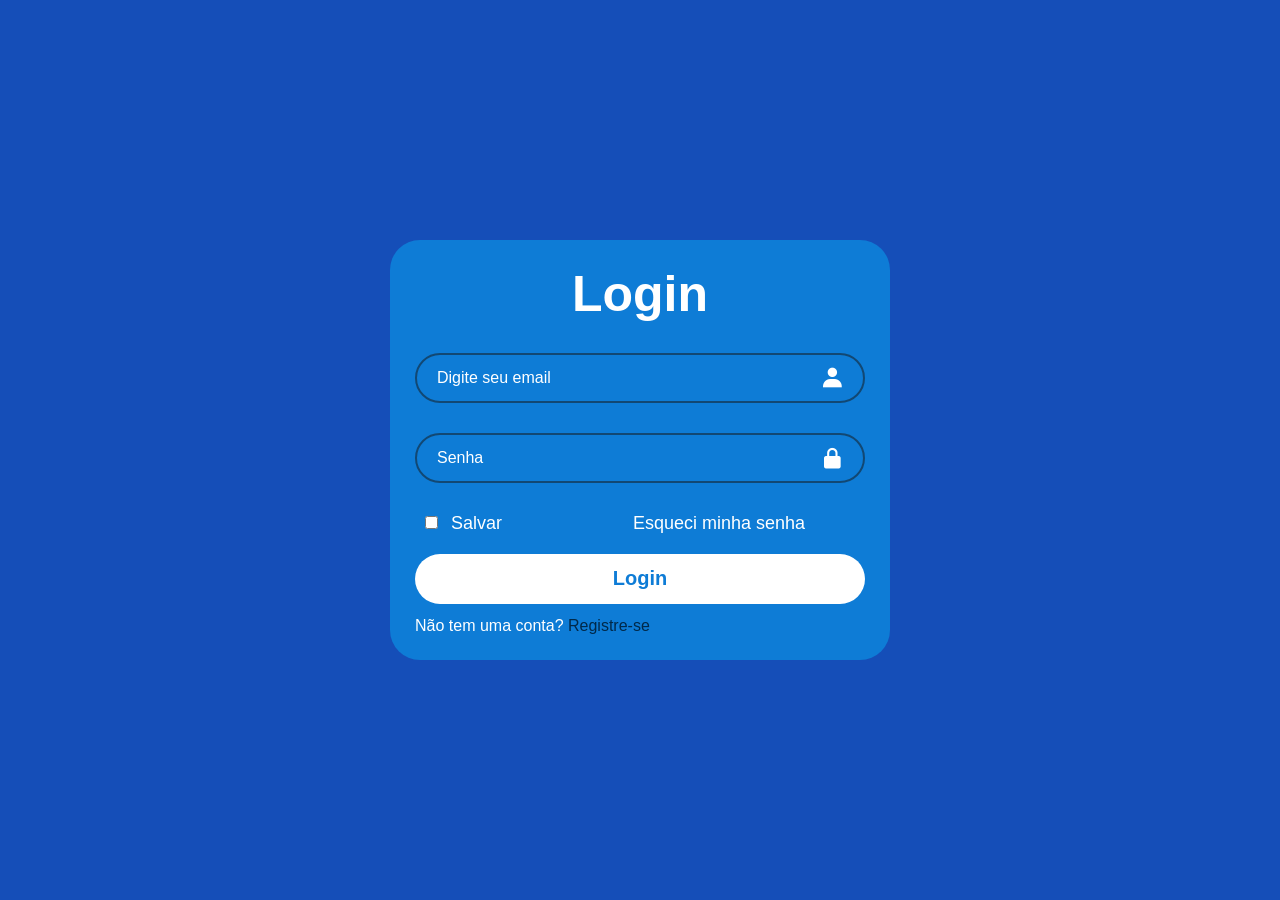
<file: Sistema de login/index.html>
<!DOCTYPE html>
<html lang="pt-br">
<head>
    <meta charset="UTF-8">
    <meta name="viewport" content="width=device-width, initial-scale=1.0">
    <title>Pagina Inicial</title>
    <link rel="stylesheet" href="style.css">
    <link href='https://unpkg.com/boxicons@2.1.4/css/boxicons.min.css' rel='stylesheet'>
</head>
<body>
    <div class="cadastro">
        <form id="loginForm">
            <h1>Login</h1>
            <div class="input-box">
                <input type="email" id="loginEmail" placeholder="Digite seu email" required>
                <i class='bx bxs-user'></i>
            </div>
            <div class="input-box">
                <input type="password" id="loginPassword" placeholder="Senha" required>
                <i class='bx bxs-lock-alt'></i>
            </div>
            <div class="remember-forgot">
                <label> <input type="checkbox"> Salvar</label>
                <a href="senha.html">Esqueci minha senha</a>
            </div>
            <button class="btn" type="submit">Login</button>
            <div class="register-link">
                <p>Não tem uma conta? <a href="cadastro.html">Registre-se</a></p>
            </div>
        </form>
    </div>

    <script src="app.js"></script>
</body>
</html>
</file>
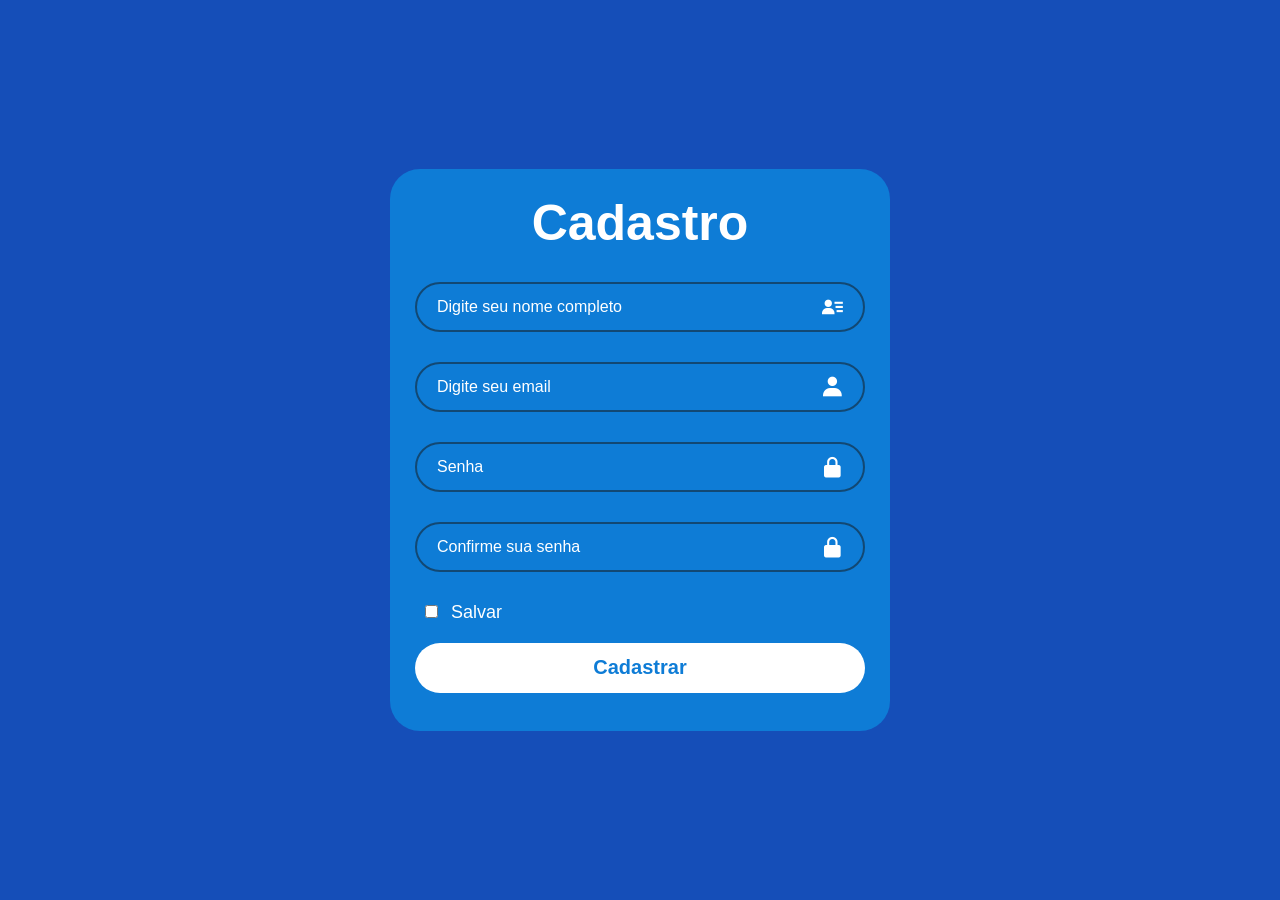
<file: Sistema de login/cadastro.html>
<!DOCTYPE html>
<html lang="pt-br">
<head>
    <meta charset="UTF-8">
    <meta name="viewport" content="width=device-width, initial-scale=1.0">
    <title>Cadastro</title>
    <link rel="stylesheet" type="text/css" href="style.css">
    <link href='https://unpkg.com/boxicons@2.1.4/css/boxicons.min.css' rel='stylesheet'>
</head>
<body>
    <div class="cadastro">
        <form id="cadastroForm">
            <h1>Cadastro</h1>
            
            <div class="input-box">
                <input type="text" id="cadastroName" placeholder="Digite seu nome completo" required>
                <i class='bx bxs-user-detail'></i>
            </div>

            <div class="input-box">
                <input type="email" id="cadastroEmail" placeholder="Digite seu email" required>
                <i class='bx bxs-user'></i>
            </div>

            <div class="input-box">
                <input type="password" id="cadastroPassword" placeholder="Senha" required>
                <i class='bx bxs-lock-alt'></i>
            </div>

            <div class="input-box">
                <input type="password" id="cadastroConfirmPassword" placeholder="Confirme sua senha" required>
                <i class='bx bxs-lock-alt'></i>
            </div>

            <div class="remember-forgot">
                <label> <input type="checkbox"> Salvar</label>
            </div>

            <button class="btn2" type="submit">Cadastrar</button>
        </form>
    </div>

    <script src="app.js"></script>
</body>
</html>
</file>
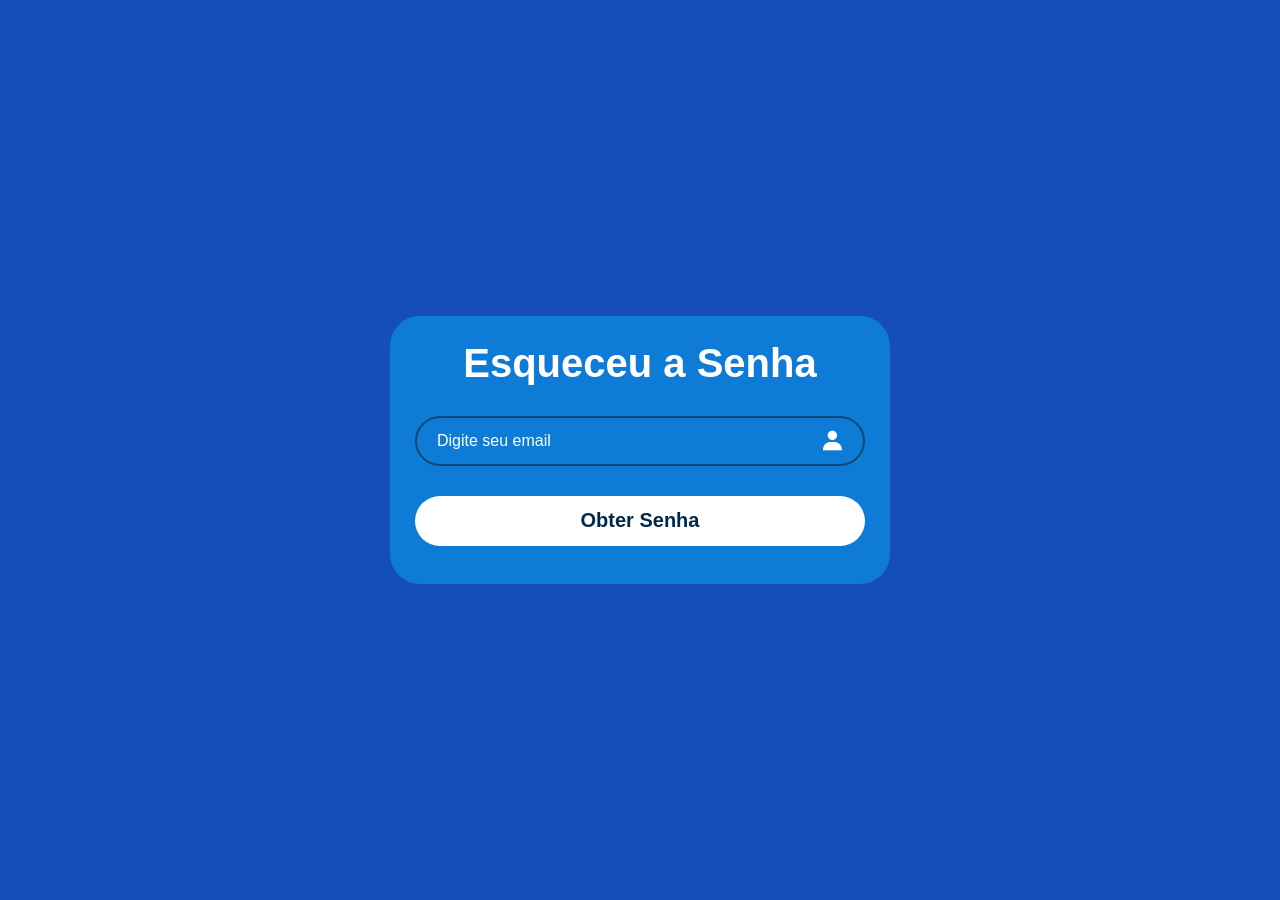
<file: Sistema de login/senha.html>
<!DOCTYPE html>
<html lang="pt-br">
<head>
    <meta charset="UTF-8">
    <meta name="viewport" content="width=device-width, initial-scale=1.0">
    <title>Esqueceu a Senha</title>
    <link rel="stylesheet" href="senha.css">
    <link rel="stylesheet" type="text/css" href="senha.css">
    <link href='https://unpkg.com/boxicons@2.1.4/css/boxicons.min.css' rel='stylesheet'>
</head>
<body>
    <div class="cadastro">
        <form action="">
            <h1>Esqueceu a Senha</h1>
            <div class= "input-box">
                <input type="email" placeholder="Digite seu email" required>
                <i class='bx bxs-user'></i>
            </div>
            <button class="btn" type="submit"><a href="index.html">Obter Senha</a></button>
        </form>
    </div>
</body>
</html>
</file>
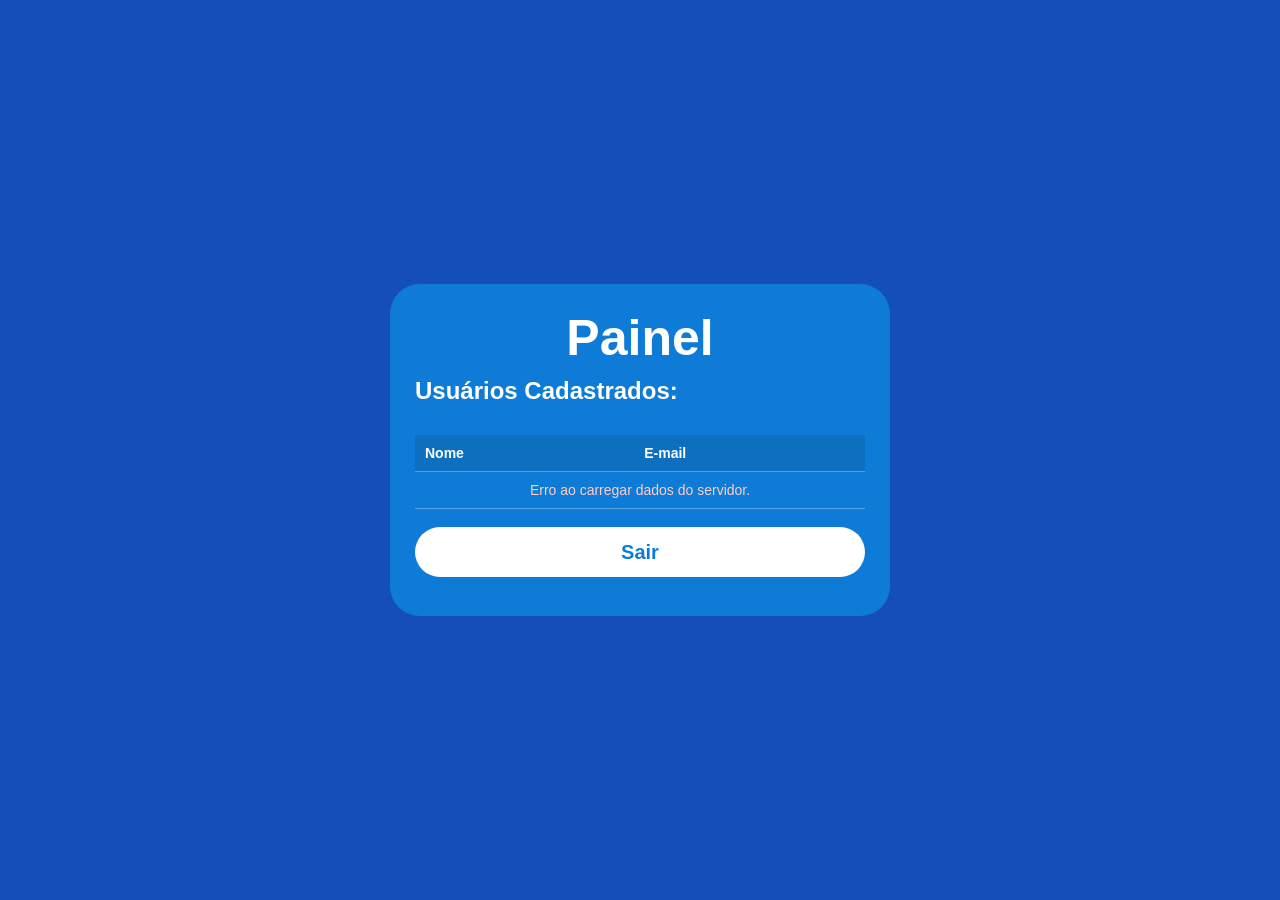
<file: Sistema de login/usuarios.html>
<!DOCTYPE html>
<html lang="pt-br">
<head>
    <meta charset="UTF-8">
    <meta name="viewport" content="width=device-width, initial-scale=1.0">
    <title>Usuários Cadastrados</title>
    <link rel="stylesheet" type="text/css" href="style.css">
    <link href='https://unpkg.com/boxicons@2.1.4/css/boxicons.min.css' rel='stylesheet'>
    <style>
        /* Estilos extras simples para a tabela ficar organizada dentro do seu layout azul */
        .lista-container {
            margin-top: 20px;
            max-height: 200px;
            overflow-y: auto; /* Adiciona barra de rolagem se houver muitos usuários */
        }
        table {
            width: 100%;
            border-collapse: collapse;
            margin-top: 10px;
            color: #fff;
        }
        th, td {
            padding: 10px;
            text-align: left;
            border-bottom: 1px solid rgba(255, 255, 255, 0.3);
            font-size: 14px;
        }
        th {
            font-weight: 800;
            background: rgba(0, 0, 0, 0.1);
        }
    </style>
</head>
<body>
    <div class="cadastro">
        <h1>Painel</h1>
        <div class="input-box" style="height: auto; margin: 10px 0;">
            <h2>Usuários Cadastrados:</h2>
        </div>
        
        <div class="lista-container">
            <table>
                <thead>
                    <tr>
                        <th>Nome</th>
                        <th>E-mail</th>
                    </tr>
                </thead>
                <tbody id="tabelaUsuarios">
                    <tr>
                        <td colspan="2" style="text-align: center;">Carregando usuários...</td>
                    </tr>
                </tbody>
            </table>
        </div>

        <br>
        <button class="btn" onclick="window.location.href='index.html'">Sair</button>
    </div>

    <script src="app.js"></script>
</body>
</html>
</file>
<file: Sistema de login/style.css>
*{
    margin: 0;
    padding: 0;
    box-sizing: border-box;
    font-family: 'Poppins', sans-serif;
}

body{
    display: flex;
    justify-content: center;
    align-items: center;
    min-height: 100vh;
    background: rgb(21, 78, 184);
}

.cadastro {
    border-radius: 30px;
    width: 500px;
    background: rgb(14, 124, 214);
    color: #fff;
    padding: 25px;
}

.cadastro h1 {
    text-align: center;
    font-size: 50px;
}

.cadastro .input-box {
    position: relative;
    width: 100%;
    height: 50px;
    margin: 30px 0;
}

.input-box input {
    width: 100%;
    height: 100%;
    background: transparent;
    border: none;
    outline: none;
    border: 2px solid rgba(22, 20, 18, 0.5);
    border-radius: 40px;
    font-size: 16px;
    color: #fff;
    padding: 20px 45px 20px 20px;
}

.input-box input::placeholder {
    color: #fff;
}

.input-box i {
    position: absolute;
    right: 20px;
    top:50%;
    transform: translateY(-50%);
    font-size: 25px;
}

.cadastro .remember-forgot {
    display: flex;
    justify-content: space-between;
    font-size: 18px;
    margin: 20px 10px 20px;
}

.remember-forgot label input {
    accent-color: #fff;
    margin-right: 8px;
}

.remember-forgot a {
    color: #fff;
    text-decoration: none;
    margin-right: 50px;
}

.remember-forgot a:hover {
    text-decoration: underline;
}

.cadastro .btn {
    width: 100%;
    height: 50px;
    background: #fff;
    color: rgb(14, 124, 214);
    border: none;
    outline: none;
    border-radius: 40px;
    box-sizing: 0 0 50px rgba(0, 0, 0, .1);
    font-size: 20px;
    font-weight: 800;
    cursor: pointer;
    margin-bottom: 10pt;
}

.cadastro .btn2 {
    width: 100%;
    height: 50px;
    background: #fff;
    color: rgb(14, 124, 214);
    border: none;
    outline: none;
    border-radius: 40px;
    box-sizing: 0 0 50px rgba(0, 0, 0, .1);
    font-size: 20px;
    font-weight: 800;
    cursor: pointer;
    margin-bottom: 10pt;
}

a {
    text-decoration: none;
    color: rgb(1, 41, 73);
}
</file>
<file: Sistema de login/senha.css>
*{
    margin: 0;
    padding: 0;
    box-sizing: border-box;
    font-family: 'Poppins', sans-serif;
}

body{
    display: flex;
    justify-content: center;
    align-items: center;
    min-height: 100vh;
    background: rgb(21, 78, 184);
}

.cadastro {
    border-radius: 30px;
    width: 500px;
    background: rgb(14, 124, 214);
    color: #fff;
    padding: 25px;
}

.cadastro h1 {
    text-align: center;
    font-size: 40px;
}

.cadastro .input-box {
    position: relative;
    width: 100%;
    height: 50px;
    margin: 30px 0;
}

.input-box input {
    width: 100%;
    height: 100%;
    background: transparent;
    border: none;
    outline: none;
    border: 2px solid rgba(22, 20, 18, 0.5);
    border-radius: 40px;
    font-size: 16px;
    color: #fff;
    padding: 20px 45px 20px 20px;
}

.input-box input::placeholder {
    color: #fff;
}

.input-box i {
    position: absolute;
    right: 20px;
    top:50%;
    transform: translateY(-50%);
    font-size: 25px;
}

.cadastro .remember-forgot {
    display: flex;
    justify-content: space-between;
    font-size: 18px;
    margin: 20px 10px 20px;
}

.remember-forgot label input {
    accent-color: #fff;
    margin-right: 8px;
}

.remember-forgot a {
    color: #fff;
    text-decoration: none;
    margin-right: 50px;
}

.remember-forgot a:hover {
    text-decoration: underline;
}

.cadastro .btn {
    width: 100%;
    height: 50px;
    background: #fff;
    color: rgb(14, 124, 214);
    border: none;
    outline: none;
    border-radius: 40px;
    box-sizing: 0 0 50px rgba(0, 0, 0, .1);
    font-size: 20px;
    font-weight: 800;
    cursor: pointer;
    margin-bottom: 10pt;
}

.cadastro .btn2 {
    width: 100%;
    height: 50px;
    background: #fff;
    color: rgb(14, 124, 214);
    border: none;
    outline: none;
    border-radius: 40px;
    box-sizing: 0 0 50px rgba(0, 0, 0, .1);
    font-size: 20px;
    font-weight: 800;
    cursor: pointer;
    margin-bottom: 10pt;
}

a {
    text-decoration: none;
    color: rgb(1, 41, 73);
}
</file>
